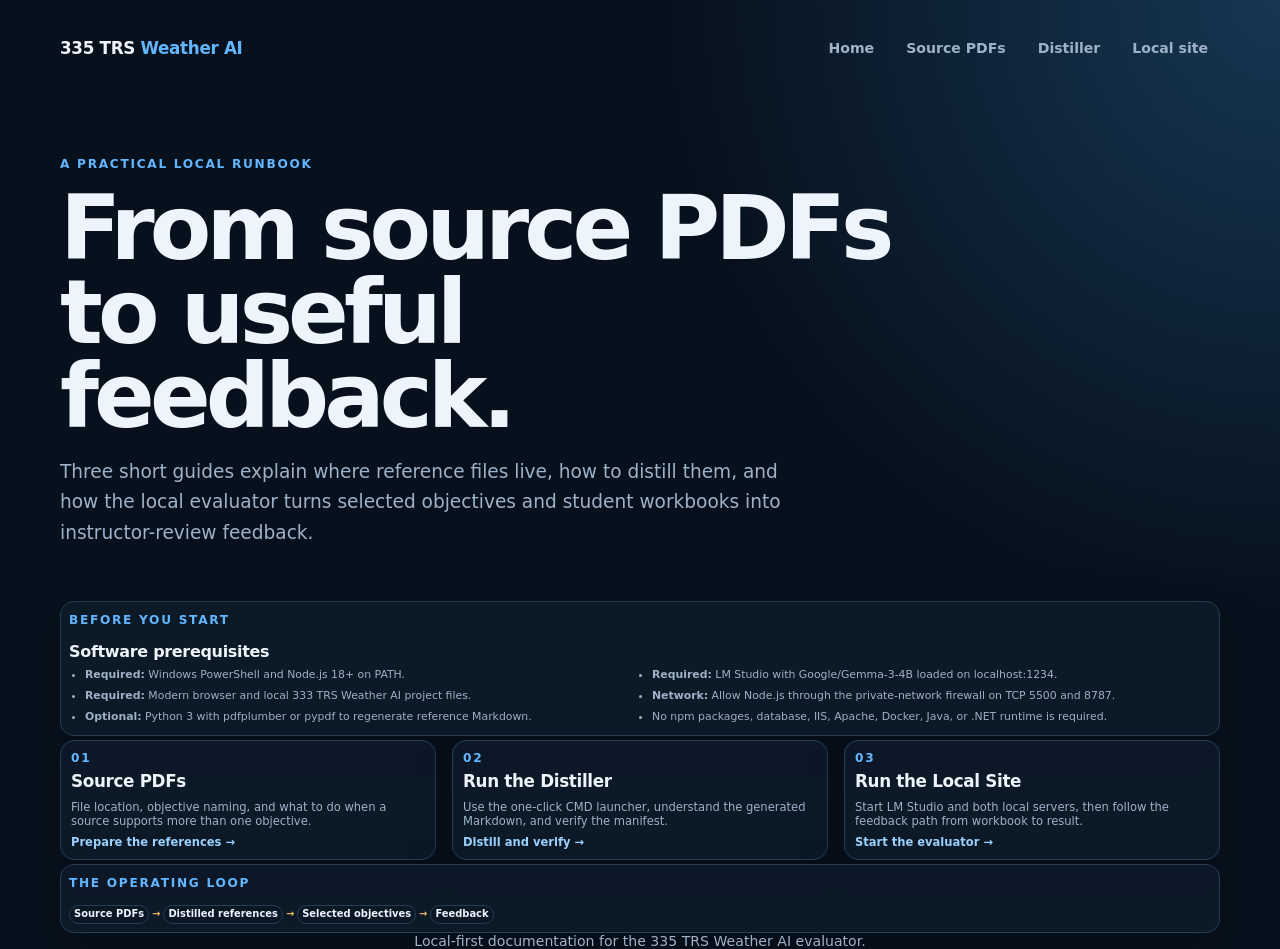
<file: local-evaluator/335-weather-ai-explainer-site/index.html>
<!doctype html>
<html lang="en">
  <head>
    <meta charset="utf-8">
    <meta name="viewport" content="width=device-width, initial-scale=1">
    <title>335 TRS Weather AI Guide</title>
    <link rel="stylesheet" href="styles.css">
  </head>
  <body>
    <main class="page">
      <nav class="site-nav" aria-label="Main navigation">
        <a class="brand" href="index.html">335 TRS <span>Weather AI</span></a>
        <div class="nav-links">
          <a href="../index.html">Home</a>
          <a href="source-pdfs.html">Source PDFs</a>
          <a href="distiller.html">Distiller</a>
          <a href="servers.html">Local site</a>
        </div>
      </nav>

      <header class="hero home-hero">
        <p class="eyebrow">A practical local runbook</p>
        <h1>From source PDFs to useful feedback.</h1>
        <p class="lede">
          Three short guides explain where reference files live, how to distill
          them, and how the local evaluator turns selected objectives and student
          workbooks into instructor-review feedback.
        </p>
      </header>

      <div class="home-content">
        <section class="panel prerequisites-panel" aria-labelledby="prerequisites-heading">
          <p class="eyebrow">Before you start</p>
          <h2 id="prerequisites-heading">Software prerequisites</h2>
          <ul class="prerequisites-list">
            <li><strong>Required:</strong> Windows PowerShell and Node.js 18+ on PATH.</li>
            <li><strong>Required:</strong> LM Studio with Google/Gemma-3-4B loaded on localhost:1234.</li>
            <li><strong>Required:</strong> Modern browser and local 333 TRS Weather AI project files.</li>
            <li><strong>Network:</strong> Allow Node.js through the private-network firewall on TCP 5500 and 8787.</li>
            <li><strong>Optional:</strong> Python 3 with pdfplumber or pypdf to regenerate reference Markdown.</li>
            <li>No npm packages, database, IIS, Apache, Docker, Java, or .NET runtime is required.</li>
          </ul>
        </section>

        <section class="guide-grid" aria-label="Guide sections">
          <a class="guide-card" href="source-pdfs.html">
            <span class="card-number">01</span>
            <h2>Source PDFs</h2>
            <p>File location, objective naming, and what to do when a source supports more than one objective.</p>
            <span class="card-link">Prepare the references →</span>
          </a>
          <a class="guide-card" href="distiller.html">
            <span class="card-number">02</span>
            <h2>Run the Distiller</h2>
            <p>Use the one-click CMD launcher, understand the generated Markdown, and verify the manifest.</p>
            <span class="card-link">Distill and verify →</span>
          </a>
          <a class="guide-card" href="servers.html">
            <span class="card-number">03</span>
            <h2>Run the Local Site</h2>
            <p>Start LM Studio and both local servers, then follow the feedback path from workbook to result.</p>
            <span class="card-link">Start the evaluator →</span>
          </a>
        </section>

        <section class="panel flow-panel">
          <p class="eyebrow">The operating loop</p>
          <div class="flow-line">
            <span>Source PDFs</span><b>→</b><span>Distilled references</span><b>→</b><span>Selected objectives</span><b>→</b><span>Feedback</span>
          </div>
        </section>
      </div>

      <footer class="site-footer">Local-first documentation for the 335 TRS Weather AI evaluator.</footer>
    </main>
  </body>
</html>
</file>
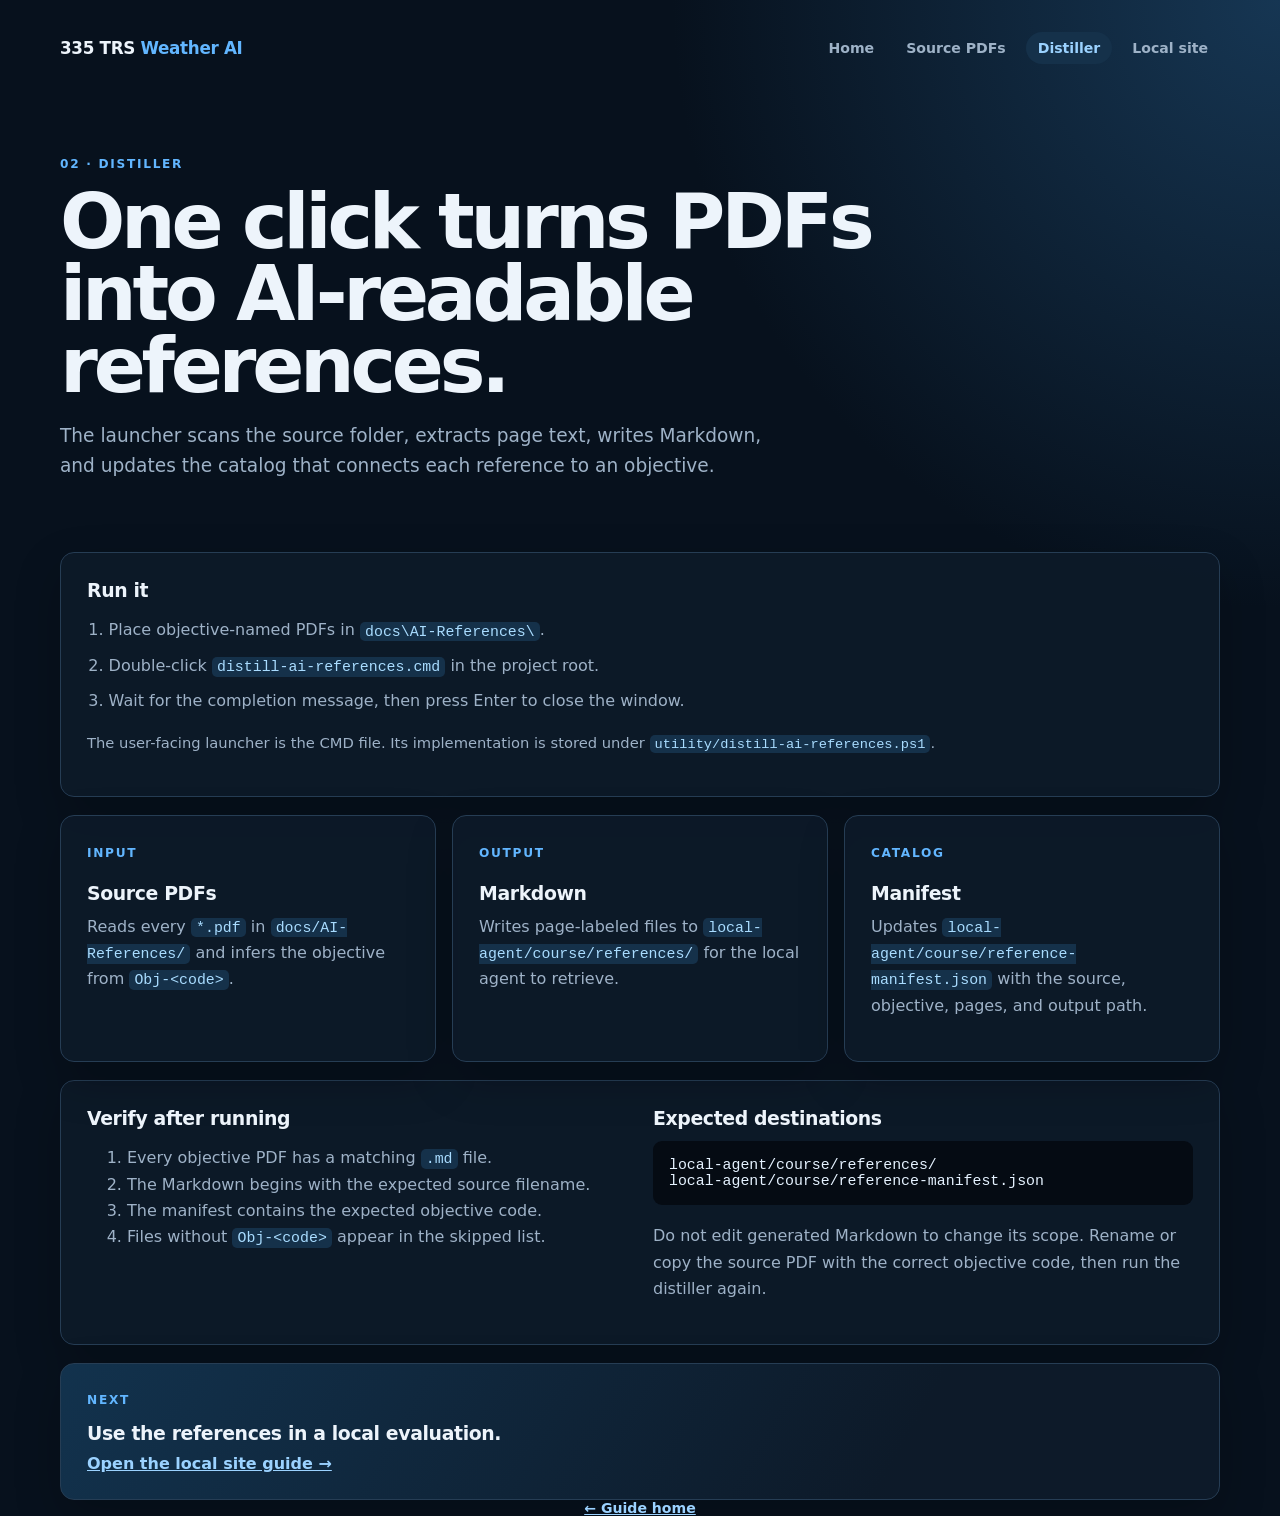
<file: local-evaluator/335-weather-ai-explainer-site/distiller.html>
<!doctype html>
<html lang="en">
  <head>
    <meta charset="utf-8">
    <meta name="viewport" content="width=device-width, initial-scale=1">
    <title>Run the Distiller · 335 TRS Weather AI</title>
    <link rel="stylesheet" href="styles.css">
  </head>
  <body>
    <main class="page">
      <nav class="site-nav" aria-label="Main navigation">
        <a class="brand" href="index.html">335 TRS <span>Weather AI</span></a>
        <div class="nav-links"><a href="../index.html">Home</a><a href="source-pdfs.html">Source PDFs</a><a class="active" href="distiller.html">Distiller</a><a href="servers.html">Local site</a></div>
      </nav>

      <header class="page-header">
        <p class="eyebrow">02 · Distiller</p>
        <h1>One click turns PDFs into AI-readable references.</h1>
        <p class="lede">The launcher scans the source folder, extracts page text, writes Markdown, and updates the catalog that connects each reference to an objective.</p>
      </header>

      <section class="panel command-panel">
        <h2>Run it</h2>
        <ol class="run-steps">
          <li>Place objective-named PDFs in <code>docs\AI-References\</code>.</li>
          <li>Double-click <code>distill-ai-references.cmd</code> in the project root.</li>
          <li>Wait for the completion message, then press Enter to close the window.</li>
        </ol>
        <p class="muted">The user-facing launcher is the CMD file. Its implementation is stored under <code>utility/distill-ai-references.ps1</code>.</p>
      </section>

      <section class="three-up">
        <article class="panel">
          <span class="card-number">INPUT</span>
          <h2>Source PDFs</h2>
          <p>Reads every <code>*.pdf</code> in <code>docs/AI-References/</code> and infers the objective from <code>Obj-&lt;code&gt;</code>.</p>
        </article>
        <article class="panel">
          <span class="card-number">OUTPUT</span>
          <h2>Markdown</h2>
          <p>Writes page-labeled files to <code>local-agent/course/references/</code> for the local agent to retrieve.</p>
        </article>
        <article class="panel">
          <span class="card-number">CATALOG</span>
          <h2>Manifest</h2>
          <p>Updates <code>local-agent/course/reference-manifest.json</code> with the source, objective, pages, and output path.</p>
        </article>
      </section>

      <section class="panel two-column">
        <div>
          <h2>Verify after running</h2>
          <ol>
            <li>Every objective PDF has a matching <code>.md</code> file.</li>
            <li>The Markdown begins with the expected source filename.</li>
            <li>The manifest contains the expected objective code.</li>
            <li>Files without <code>Obj-&lt;code&gt;</code> appear in the skipped list.</li>
          </ol>
        </div>
        <div>
          <h2>Expected destinations</h2>
          <pre><code>local-agent/course/references/
local-agent/course/reference-manifest.json</code></pre>
          <p>Do not edit generated Markdown to change its scope. Rename or copy the source PDF with the correct objective code, then run the distiller again.</p>
        </div>
      </section>

      <section class="panel next-panel">
        <p class="eyebrow">Next</p>
        <h2>Use the references in a local evaluation.</h2>
        <a class="button-link" href="servers.html">Open the local site guide →</a>
      </section>

      <footer class="site-footer"><a href="index.html">← Guide home</a></footer>
    </main>
  </body>
</html>
</file>
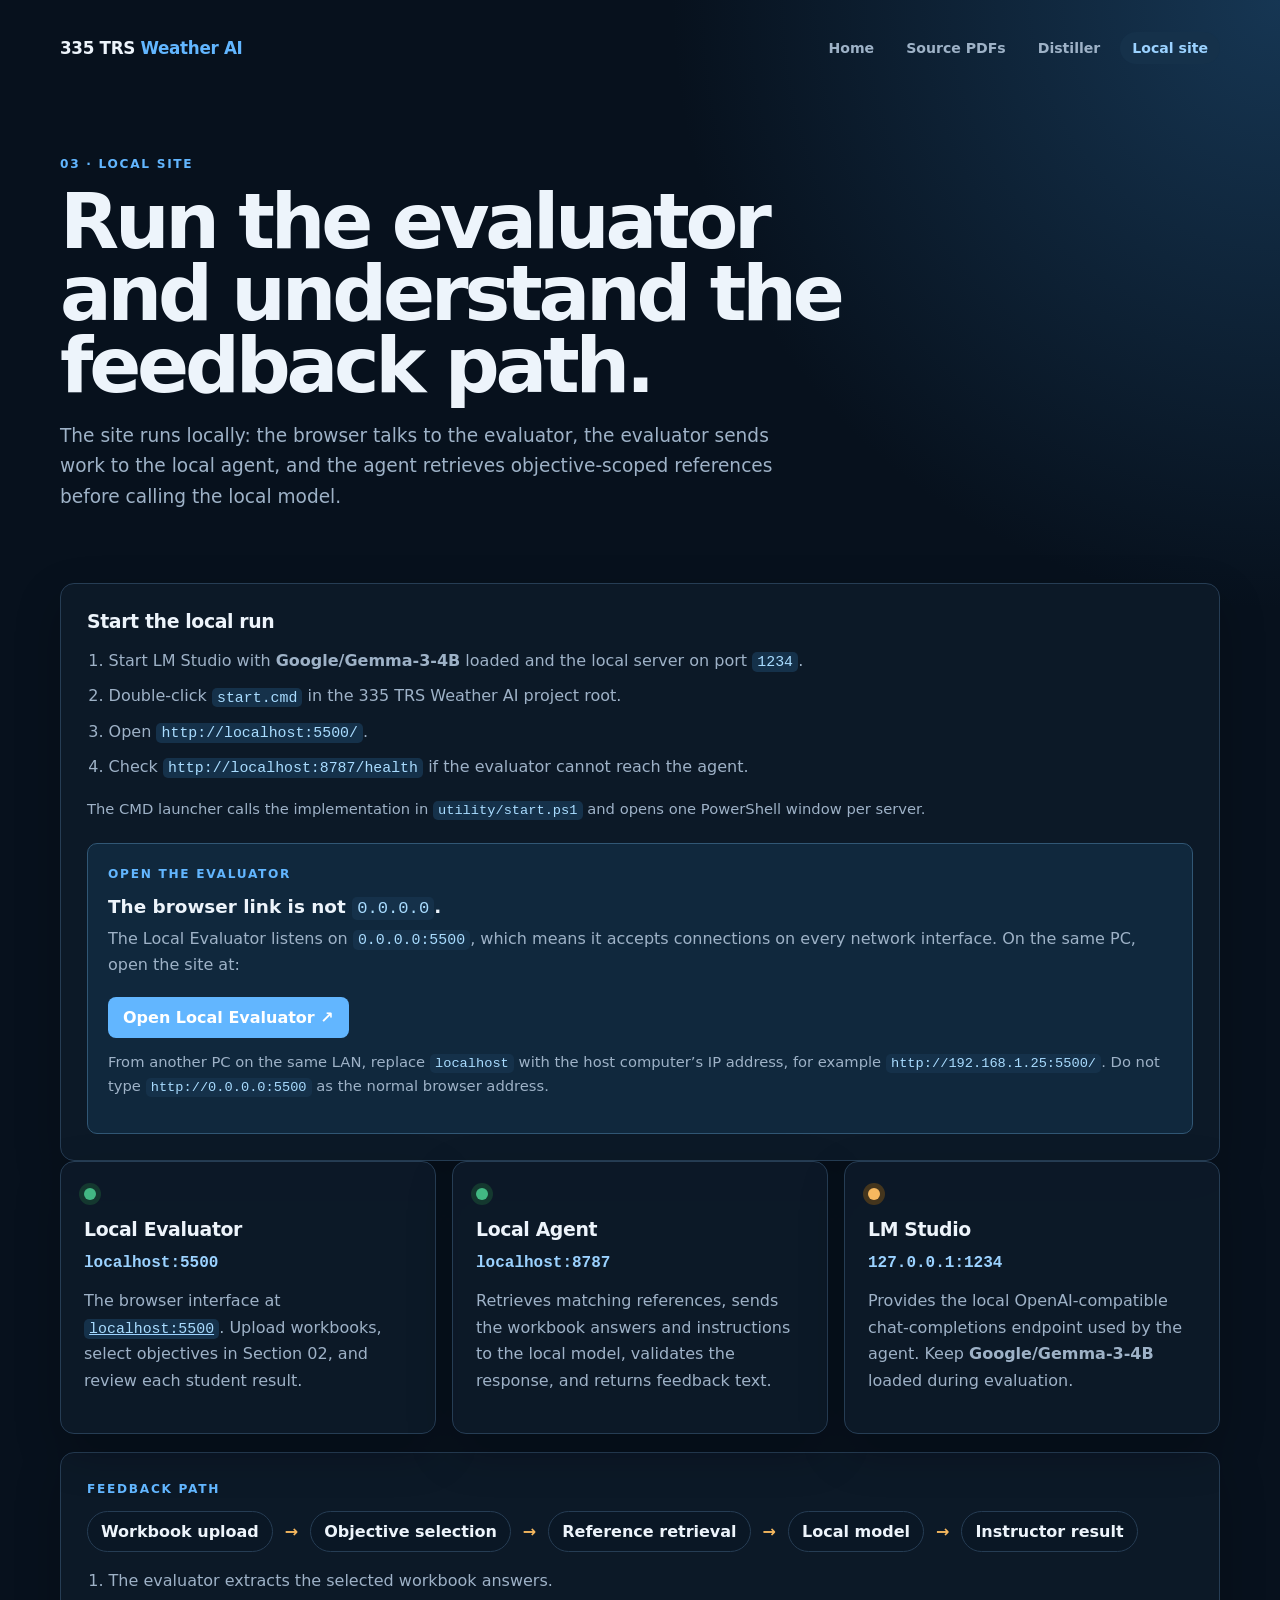
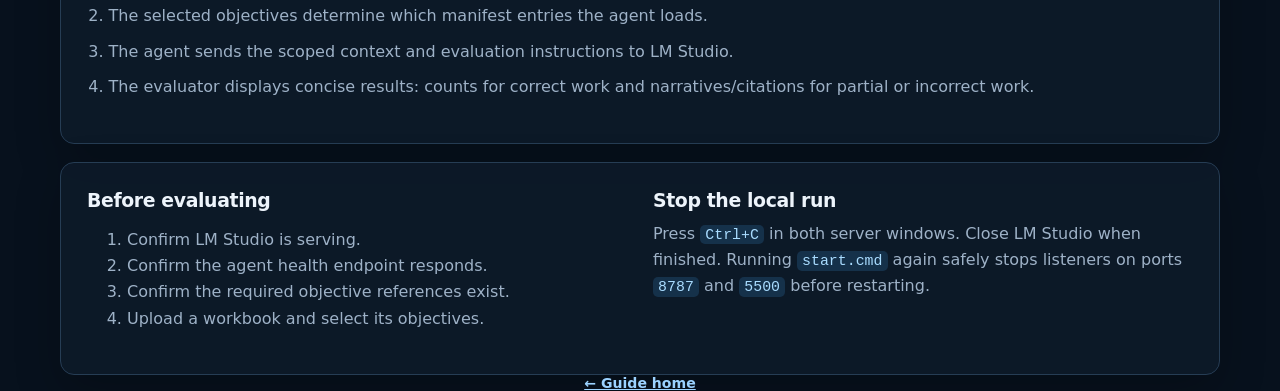
<file: local-evaluator/335-weather-ai-explainer-site/servers.html>
<!doctype html>
<html lang="en">
  <head>
    <meta charset="utf-8">
    <meta name="viewport" content="width=device-width, initial-scale=1">
    <title>Run the Local Site · 335 TRS Weather AI</title>
    <link rel="stylesheet" href="styles.css">
  </head>
  <body>
    <main class="page">
      <nav class="site-nav" aria-label="Main navigation">
        <a class="brand" href="index.html">335 TRS <span>Weather AI</span></a>
        <div class="nav-links"><a href="../index.html">Home</a><a href="source-pdfs.html">Source PDFs</a><a href="distiller.html">Distiller</a><a class="active" href="servers.html">Local site</a></div>
      </nav>

      <header class="page-header">
        <p class="eyebrow">03 · Local site</p>
        <h1>Run the evaluator and understand the feedback path.</h1>
        <p class="lede">The site runs locally: the browser talks to the evaluator, the evaluator sends work to the local agent, and the agent retrieves objective-scoped references before calling the local model.</p>
      </header>

      <section class="panel command-panel">
        <h2>Start the local run</h2>
        <ol class="run-steps">
          <li>Start LM Studio with <strong>Google/Gemma-3-4B</strong> loaded and the local server on port <code>1234</code>.</li>
          <li>Double-click <code>start.cmd</code> in the 335 TRS Weather AI project root.</li>
          <li>Open <code>http://localhost:5500/</code>.</li>
          <li>Check <code>http://localhost:8787/health</code> if the evaluator cannot reach the agent.</li>
        </ol>
        <p class="muted">The CMD launcher calls the implementation in <code>utility/start.ps1</code> and opens one PowerShell window per server.</p>
        <div class="launch-box">
          <p class="eyebrow">Open the evaluator</p>
          <h3>The browser link is not <code>0.0.0.0</code>.</h3>
          <p>
            The Local Evaluator listens on <code>0.0.0.0:5500</code>, which means
            it accepts connections on every network interface. On the same PC,
            open the site at:
          </p>
          <a class="button-link" href="http://localhost:5500/" target="_blank" rel="noopener">Open Local Evaluator ↗</a>
          <p class="muted">
            From another PC on the same LAN, replace <code>localhost</code> with
            the host computer’s IP address, for example
            <code>http://192.168.1.25:5500/</code>. Do not type
            <code>http://0.0.0.0:5500</code> as the normal browser address.
          </p>
        </div>
      </section>

      <section class="server-grid">
        <article class="server-card">
          <span class="status-dot"></span>
          <h2>Local Evaluator</h2>
          <p class="endpoint">localhost:5500</p>
          <p>The browser interface at <a href="http://localhost:5500/" target="_blank" rel="noopener"><code>localhost:5500</code></a>. Upload workbooks, select objectives in Section 02, and review each student result.</p>
        </article>
        <article class="server-card">
          <span class="status-dot"></span>
          <h2>Local Agent</h2>
          <p class="endpoint">localhost:8787</p>
          <p>Retrieves matching references, sends the workbook answers and instructions to the local model, validates the response, and returns feedback text.</p>
        </article>
        <article class="server-card">
          <span class="status-dot model"></span>
          <h2>LM Studio</h2>
          <p class="endpoint">127.0.0.1:1234</p>
          <p>Provides the local OpenAI-compatible chat-completions endpoint used by the agent. Keep <strong>Google/Gemma-3-4B</strong> loaded during evaluation.</p>
        </article>
      </section>

      <section class="panel">
        <p class="eyebrow">Feedback path</p>
        <div class="feedback-flow">
          <span>Workbook upload</span><b>→</b><span>Objective selection</span><b>→</b><span>Reference retrieval</span><b>→</b><span>Local model</span><b>→</b><span>Instructor result</span>
        </div>
        <ol class="feedback-list">
          <li>The evaluator extracts the selected workbook answers.</li>
          <li>The selected objectives determine which manifest entries the agent loads.</li>
          <li>The agent sends the scoped context and evaluation instructions to LM Studio.</li>
          <li>The evaluator displays concise results: counts for correct work and narratives/citations for partial or incorrect work.</li>
        </ol>
      </section>

      <section class="panel two-column">
        <div>
          <h2>Before evaluating</h2>
          <ol>
            <li>Confirm LM Studio is serving.</li>
            <li>Confirm the agent health endpoint responds.</li>
            <li>Confirm the required objective references exist.</li>
            <li>Upload a workbook and select its objectives.</li>
          </ol>
        </div>
        <div>
          <h2>Stop the local run</h2>
          <p>Press <code>Ctrl+C</code> in both server windows. Close LM Studio when finished. Running <code>start.cmd</code> again safely stops listeners on ports <code>8787</code> and <code>5500</code> before restarting.</p>
        </div>
      </section>

      <footer class="site-footer"><a href="index.html">← Guide home</a></footer>
    </main>
  </body>
</html>
</file>
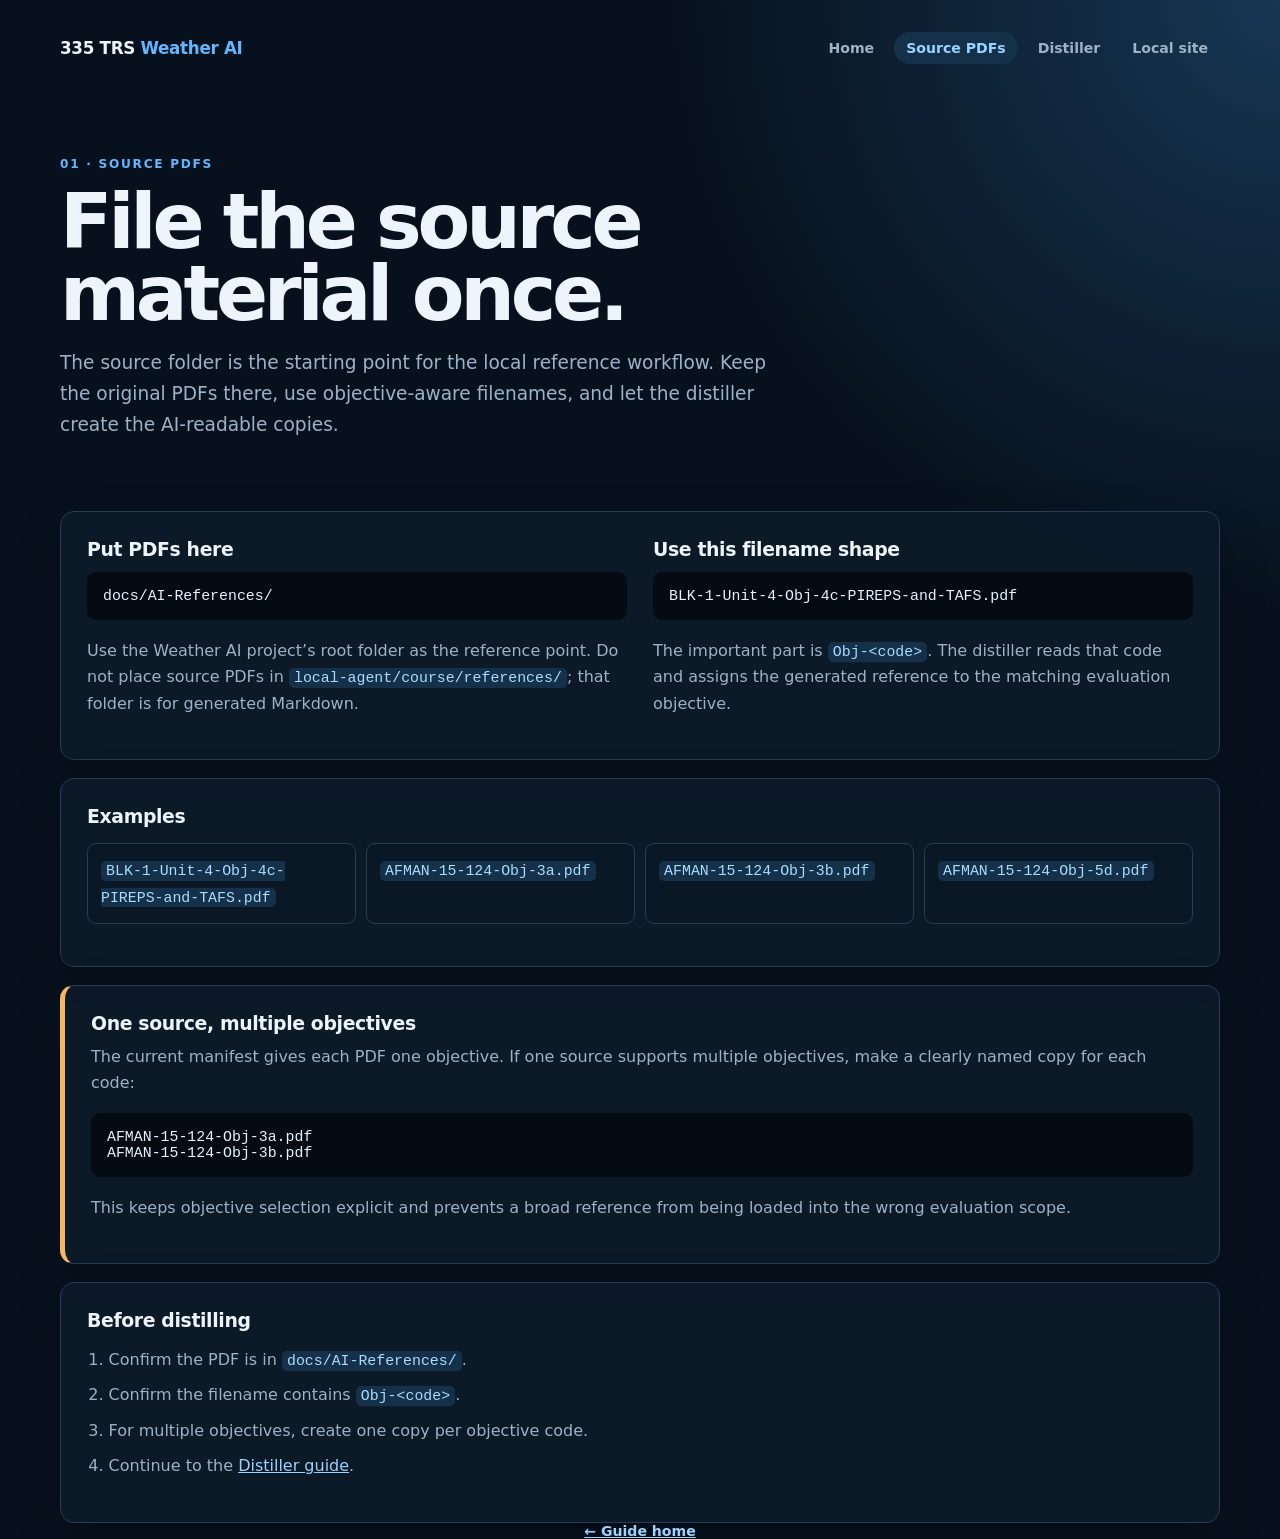
<file: local-evaluator/335-weather-ai-explainer-site/source-pdfs.html>
<!doctype html>
<html lang="en">
  <head>
    <meta charset="utf-8">
    <meta name="viewport" content="width=device-width, initial-scale=1">
    <title>Source PDFs · 335 TRS Weather AI</title>
    <link rel="stylesheet" href="styles.css">
  </head>
  <body>
    <main class="page">
      <nav class="site-nav" aria-label="Main navigation">
        <a class="brand" href="index.html">335 TRS <span>Weather AI</span></a>
        <div class="nav-links"><a href="../index.html">Home</a><a class="active" href="source-pdfs.html">Source PDFs</a><a href="distiller.html">Distiller</a><a href="servers.html">Local site</a></div>
      </nav>

      <header class="page-header">
        <p class="eyebrow">01 · Source PDFs</p>
        <h1>File the source material once.</h1>
        <p class="lede">The source folder is the starting point for the local reference workflow. Keep the original PDFs there, use objective-aware filenames, and let the distiller create the AI-readable copies.</p>
      </header>

      <section class="panel two-column">
        <div>
          <h2>Put PDFs here</h2>
          <pre><code>docs/AI-References/</code></pre>
          <p>Use the Weather AI project’s root folder as the reference point. Do not place source PDFs in <code>local-agent/course/references/</code>; that folder is for generated Markdown.</p>
        </div>
        <div>
          <h2>Use this filename shape</h2>
          <pre><code>BLK-1-Unit-4-Obj-4c-PIREPS-and-TAFS.pdf</code></pre>
          <p>The important part is <code>Obj-&lt;code&gt;</code>. The distiller reads that code and assigns the generated reference to the matching evaluation objective.</p>
        </div>
      </section>

      <section class="panel">
        <h2>Examples</h2>
        <ul class="examples">
          <li><code>BLK-1-Unit-4-Obj-4c-PIREPS-and-TAFS.pdf</code></li>
          <li><code>AFMAN-15-124-Obj-3a.pdf</code></li>
          <li><code>AFMAN-15-124-Obj-3b.pdf</code></li>
          <li><code>AFMAN-15-124-Obj-5d.pdf</code></li>
        </ul>
      </section>

      <section class="panel callout">
        <h2>One source, multiple objectives</h2>
        <p>The current manifest gives each PDF one objective. If one source supports multiple objectives, make a clearly named copy for each code:</p>
        <pre><code>AFMAN-15-124-Obj-3a.pdf
AFMAN-15-124-Obj-3b.pdf</code></pre>
        <p>This keeps objective selection explicit and prevents a broad reference from being loaded into the wrong evaluation scope.</p>
      </section>

      <section class="panel checklist">
        <h2>Before distilling</h2>
        <ol>
          <li>Confirm the PDF is in <code>docs/AI-References/</code>.</li>
          <li>Confirm the filename contains <code>Obj-&lt;code&gt;</code>.</li>
          <li>For multiple objectives, create one copy per objective code.</li>
          <li>Continue to the <a href="distiller.html">Distiller guide</a>.</li>
        </ol>
      </section>

      <footer class="site-footer"><a href="index.html">← Guide home</a></footer>
    </main>
  </body>
</html>
</file>
<file: local-evaluator/335-weather-ai-explainer-site/styles.css>
:root {
  color-scheme: dark;
  --bg: #07111d;
  --ink: #edf4fb;
  --muted: #9eb2c7;
  --panel: #0d1a29;
  --line: #263d54;
  --accent: #62b6ff;
  --accent-dark: #9bd2ff;
  --accent-soft: #15314a;
  --warm: #f6b85f;
  --code-bg: #050b13;
  --code-ink: #e5f2ff;
  font-family: Inter, ui-sans-serif, system-ui, -apple-system, BlinkMacSystemFont, "Segoe UI", sans-serif;
}

* { box-sizing: border-box; }

html,
body { max-width: 100%; overflow-x: clip; }

body {
  margin: 0;
  background: radial-gradient(circle at top right, #163653 0, transparent 38rem), var(--bg);
  color: var(--ink);
  animation: page-slide-in 420ms cubic-bezier(.22, .7, .25, 1) both;
}

a { color: var(--accent-dark); }

.page {
  width: min(1160px, calc(100% - 36px));
  margin: 0 auto;
  padding: 24px 0 50px;
}

.site-nav {
  display: flex;
  align-items: center;
  justify-content: space-between;
  gap: 24px;
  min-width: 0;
  padding: 8px 0 32px;
}

.brand {
  color: var(--ink);
  font-size: 1.05rem;
  font-weight: 850;
  letter-spacing: -0.02em;
  text-decoration: none;
}

.brand span { color: var(--accent); }

.nav-links {
  display: flex;
  flex-wrap: wrap;
  gap: 8px;
  min-width: 0;
}

.nav-links a {
  padding: 8px 12px;
  border-radius: 999px;
  color: var(--muted);
  font-size: 0.88rem;
  font-weight: 750;
  text-decoration: none;
}

.nav-links a:hover,
.nav-links a.active {
  background: var(--accent-soft);
  color: var(--accent-dark);
}

.hero,
.page-header { padding: 58px 0 34px; }

.home-hero { min-height: 360px; }

.eyebrow {
  margin: 0 0 12px;
  color: var(--accent);
  font-size: 0.76rem;
  font-weight: 850;
  letter-spacing: 0.14em;
  text-transform: uppercase;
}

h1,
h2,
p { margin-top: 0; }

h1 {
  max-width: 860px;
  margin-bottom: 18px;
  font-size: clamp(2.6rem, 7vw, 6rem);
  line-height: 0.94;
  letter-spacing: -0.055em;
}

.page-header h1 { max-width: 820px; font-size: clamp(2.6rem, 6vw, 5rem); }

h2 { margin-bottom: 10px; font-size: 1.18rem; letter-spacing: -0.02em; }

p,
li { color: var(--muted); line-height: 1.65; }

.lede { max-width: 740px; font-size: 1.16rem; }

.home-content { display: grid; grid-template-columns: 1fr; gap: 18px; }
.home-content .guide-grid { grid-template-columns: repeat(3, minmax(0, 1fr)); }
.home-content .guide-card { min-height: 220px; padding: 18px; }
.home-content > .flow-panel,
.home-content > .prerequisites-panel { margin-top: 0; }
.home-content > .flow-panel,
.prerequisites-panel { padding: 14px; }
.prerequisites-panel h2 { margin-bottom: 8px; }
.prerequisites-list { display: grid; grid-template-columns: repeat(2, minmax(0, 1fr)); gap: 3px 10px; margin: 0; padding-left: 1rem; font-size: .78rem; line-height: 1.3; }
.prerequisites-list li { margin: 3px 0; }

.guide-grid,
.three-up,
.server-grid {
  display: grid;
  grid-template-columns: repeat(3, minmax(0, 1fr));
  gap: 16px;
}

.guide-card,
.panel,
.server-card {
  min-width: 0;
  border: 1px solid var(--line);
  border-radius: 14px;
  background: rgba(255, 255, 255, 0.92);
  box-shadow: 0 16px 40px rgba(30, 48, 80, 0.08);
}

.guide-card {
  display: flex;
  min-height: 270px;
  flex-direction: column;
  padding: 24px;
  color: var(--ink);
  text-decoration: none;
  transition: transform 160ms ease, border-color 160ms ease, box-shadow 160ms ease;
}

.guide-card:hover {
  border-color: #9dbce9;
  box-shadow: 0 20px 46px rgba(30, 48, 80, 0.14);
  transform: translateY(-3px);
}

.guide-card h2 { font-size: 1.45rem; }
.guide-card p { flex: 1; }

.card-number {
  display: inline-block;
  margin-bottom: 22px;
  color: var(--accent);
  font-size: 0.76rem;
  font-weight: 900;
  letter-spacing: 0.14em;
}

.card-link,
.button-link {
  color: var(--accent-dark);
  font-weight: 850;
}

.panel { margin-top: 18px; padding: 26px; }

.flow-panel { margin-top: 32px; }

.flow-line,
.feedback-flow {
  display: flex;
  align-items: center;
  flex-wrap: wrap;
  gap: 12px;
  color: var(--ink);
  font-weight: 800;
}

.flow-line span,
.feedback-flow span {
  max-width: 100%;
  overflow-wrap: anywhere;
  padding: 10px 13px;
  border: 1px solid var(--line);
  border-radius: 999px;
  background: #f8fbff;
}

.flow-line b,
.feedback-flow b { color: var(--warm); }

.two-column { display: grid; grid-template-columns: repeat(2, minmax(0, 1fr)); gap: 26px; }

.callout { border-left: 5px solid var(--warm); }

.launch-box {
  margin-top: 22px;
  padding: 20px;
  border: 1px solid #b9d0f2;
  border-radius: 10px;
  background: #f2f7ff;
}

.launch-box h3 { margin: 0 0 8px; font-size: 1.15rem; }

.launch-box .button-link {
  display: inline-block;
  margin: 2px 0 12px;
  padding: 11px 15px;
  border-radius: 8px;
  background: var(--accent);
  color: #fff;
  text-decoration: none;
}

.launch-box .button-link:hover { background: var(--accent-dark); }

.examples {
  display: grid;
  grid-template-columns: repeat(auto-fit, minmax(260px, 1fr));
  gap: 10px;
  padding-left: 0;
  list-style: none;
}

.examples li {
  padding: 13px;
  border: 1px solid var(--line);
  border-radius: 9px;
  background: #f8fbff;
}

code {
  border-radius: 5px;
  background: var(--accent-soft);
  color: #124fa6;
  font: 0.93em Consolas, "Liberation Mono", monospace;
  padding: 0.12rem 0.32rem;
}

pre {
  overflow-x: auto;
  margin: 12px 0 18px;
  padding: 16px;
  border-radius: 9px;
  background: var(--code-bg);
}

pre code { padding: 0; background: transparent; color: var(--code-ink); }

.run-steps,
.checklist ol,
.feedback-list { padding-left: 1.35rem; }

.run-steps li,
.checklist li,
.feedback-list li { margin: 9px 0; }

.muted { font-size: 0.92rem; }

.server-card { padding: 23px; }

.server-card h2 { margin-top: 14px; }

.status-dot {
  display: inline-block;
  width: 12px;
  height: 12px;
  border-radius: 50%;
  background: #42b883;
  box-shadow: 0 0 0 5px #e3f6ed;
}

.status-dot.model { background: var(--warm); box-shadow: 0 0 0 5px #fff0db; }

.endpoint {
  margin-bottom: 12px;
  color: var(--accent-dark);
  font-family: Consolas, "Liberation Mono", monospace;
  font-weight: 800;
}

.next-panel { background: linear-gradient(120deg, #e8f1ff, #ffffff 72%); }

.site-footer {
  padding: 34px 0 0;
  color: var(--muted);
  font-size: 0.88rem;
  text-align: center;
}

.site-footer a { font-weight: 800; }

@keyframes page-slide-in {
  from { opacity: 0; }
  to { opacity: 1; }
}

/* Dark, high-contrast surfaces shared by every guide page. */
.guide-card,
.panel,
.server-card { background: rgba(13, 26, 41, 0.94); box-shadow: 0 18px 46px rgba(0, 0, 0, 0.22); }
.guide-card:hover { border-color: #4f88b5; box-shadow: 0 22px 52px rgba(0, 0, 0, 0.3); }
.flow-line span,
.feedback-flow span,
.examples li { background: #0a1725; }
.launch-box { border-color: #315775; background: #10283d; }
.next-panel { background: linear-gradient(120deg, #12324d, #0d1a29 72%); }
.status-dot { box-shadow: 0 0 0 5px #14382f; }
.status-dot.model { box-shadow: 0 0 0 5px #44351d; }
.endpoint { color: var(--accent-dark); }
code { color: #a9dcff; }

@media (prefers-reduced-motion: reduce) {
  body { animation: none; }
}

@media (max-width: 820px) {
  .site-nav { align-items: flex-start; flex-direction: column; }
  .hero, .page-header { padding-top: 30px; }
  .home-content { grid-template-columns: 1fr; }
  .guide-grid, .three-up, .server-grid, .two-column { grid-template-columns: 1fr; }
  .home-hero { min-height: auto; }
  .flow-line, .feedback-flow { align-items: flex-start; flex-direction: column; }
  .flow-line b, .feedback-flow b { transform: rotate(90deg); }
}

@media (min-width: 821px) and (max-height: 1000px) {
  .page { padding-bottom: 0; }
  .home-content { gap: 4px; }
  .home-content .guide-card { min-height: 0; padding: 10px; }
  .home-content .card-number { margin-bottom: 6px; }
  .home-content .guide-card h2 { font-size: 1.05rem; }
  .home-content .guide-card p { margin-bottom: 6px; font-size: .72rem; line-height: 1.2; }
  .home-content .card-link { font-size: .72rem; }
  .home-content > .flow-panel,
  .prerequisites-panel { padding: 8px; }
  .home-content > .flow-panel .flow-line { gap: 3px; font-size: .62rem; line-height: 1.1; }
  .home-content > .flow-panel .flow-line span { padding: 3px 4px; }
  .prerequisites-panel h2 { margin-bottom: 4px; font-size: 1rem; }
  .prerequisites-list { gap: 1px 8px; font-size: .68rem; line-height: 1.15; }
  .prerequisites-list li { margin: 1px 0; }
  .site-footer { padding-top: 0; }
}
</file>
